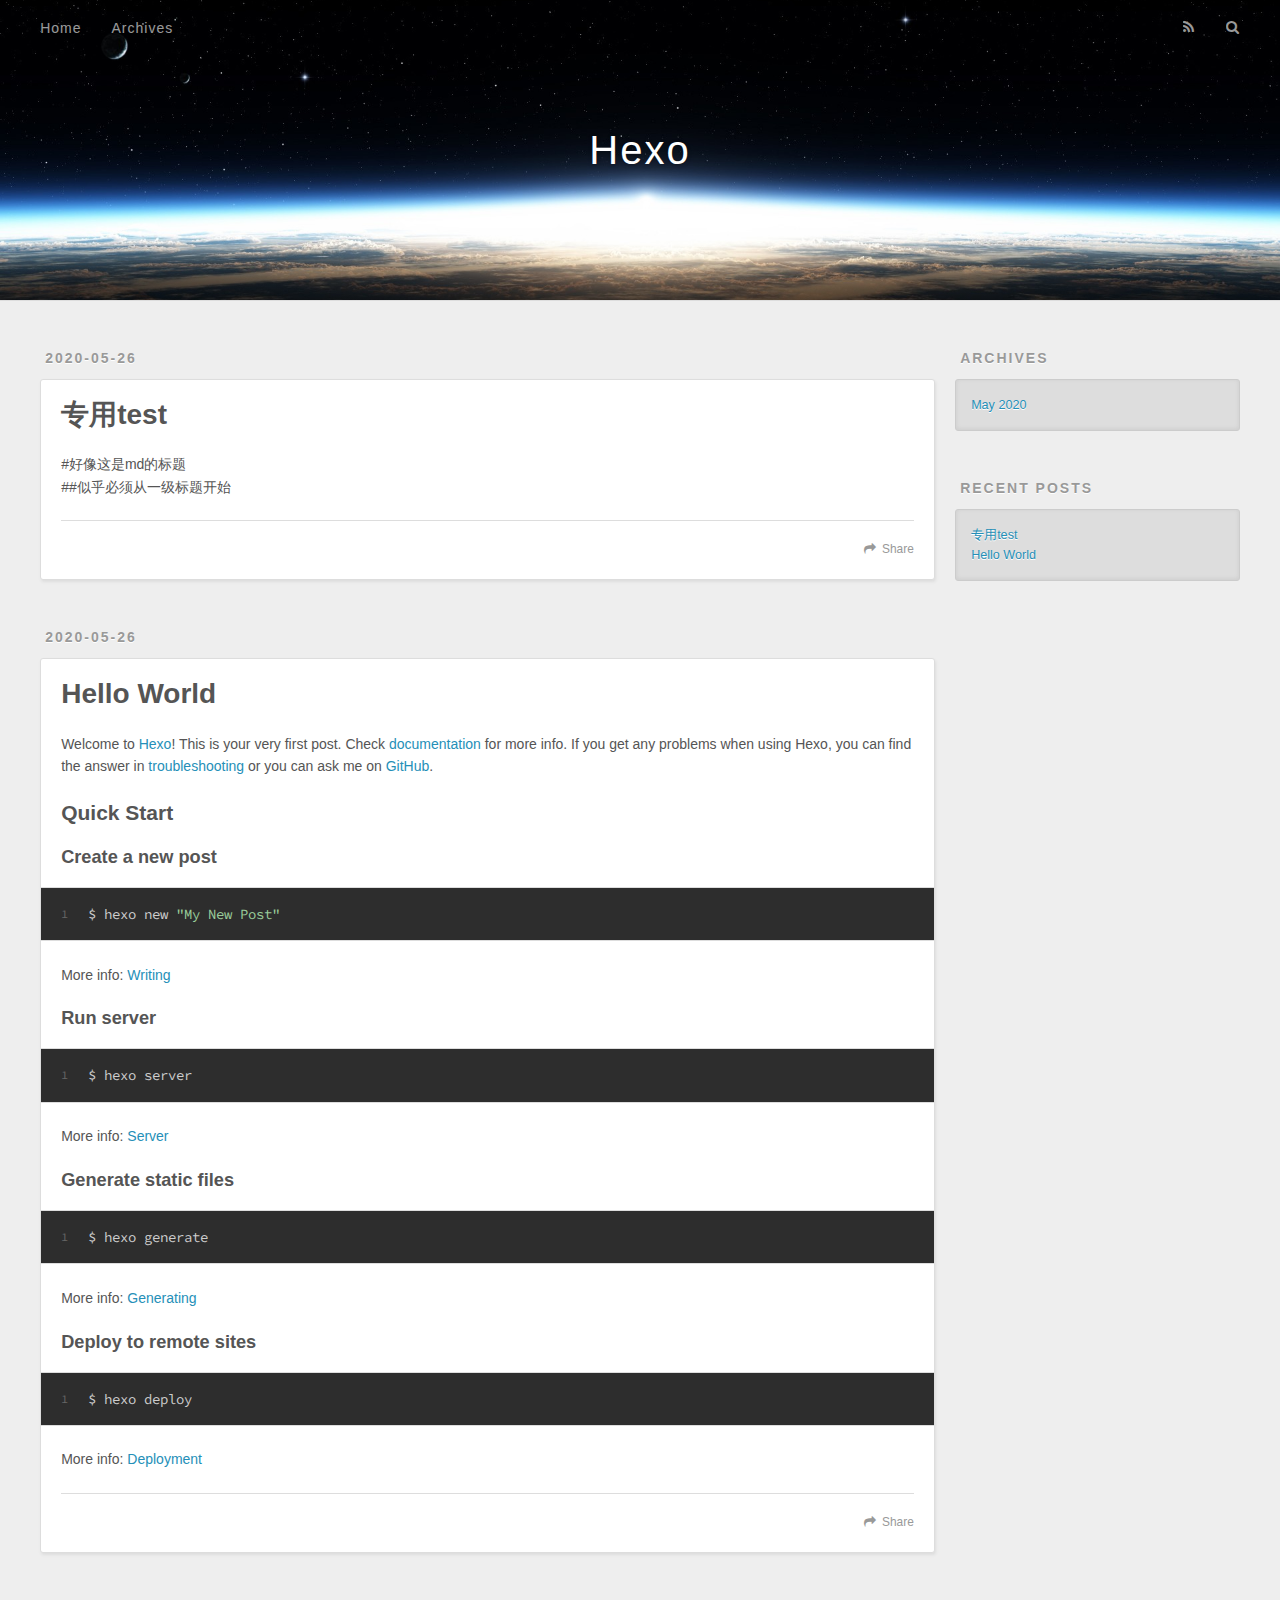
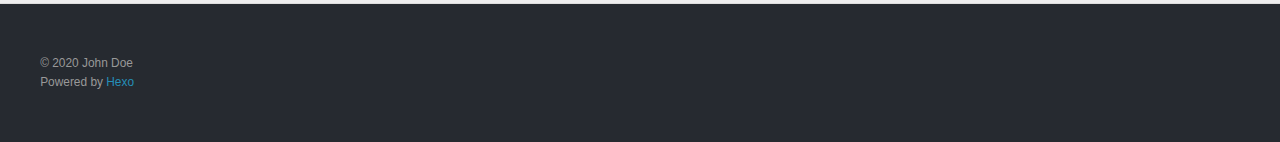
<file: index.html>
<!DOCTYPE html>
<html>
<head>
  <meta charset="utf-8">
  

  
  <title>Hexo</title>
  <meta name="viewport" content="width=device-width, initial-scale=1, maximum-scale=1">
  <meta property="og:type" content="website">
<meta property="og:title" content="Hexo">
<meta property="og:url" content="http://yoursite.com/index.html">
<meta property="og:site_name" content="Hexo">
<meta property="og:locale" content="en_US">
<meta property="article:author" content="John Doe">
<meta name="twitter:card" content="summary">
  
    <link rel="alternate" href="/atom.xml" title="Hexo" type="application/atom+xml">
  
  
    <link rel="icon" href="/favicon.png">
  
  
    <link href="//fonts.googleapis.com/css?family=Source+Code+Pro" rel="stylesheet" type="text/css">
  
  
<link rel="stylesheet" href="/css/style.css">

<meta name="generator" content="Hexo 4.2.1"></head>

<body>
  <div id="container">
    <div id="wrap">
      <header id="header">
  <div id="banner"></div>
  <div id="header-outer" class="outer">
    <div id="header-title" class="inner">
      <h1 id="logo-wrap">
        <a href="/" id="logo">Hexo</a>
      </h1>
      
    </div>
    <div id="header-inner" class="inner">
      <nav id="main-nav">
        <a id="main-nav-toggle" class="nav-icon"></a>
        
          <a class="main-nav-link" href="/">Home</a>
        
          <a class="main-nav-link" href="/archives">Archives</a>
        
      </nav>
      <nav id="sub-nav">
        
          <a id="nav-rss-link" class="nav-icon" href="/atom.xml" title="RSS Feed"></a>
        
        <a id="nav-search-btn" class="nav-icon" title="Search"></a>
      </nav>
      <div id="search-form-wrap">
        <form action="//google.com/search" method="get" accept-charset="UTF-8" class="search-form"><input type="search" name="q" class="search-form-input" placeholder="Search"><button type="submit" class="search-form-submit">&#xF002;</button><input type="hidden" name="sitesearch" value="http://yoursite.com"></form>
      </div>
    </div>
  </div>
</header>
      <div class="outer">
        <section id="main">
  
    <article id="post-专用test" class="article article-type-post" itemscope itemprop="blogPost">
  <div class="article-meta">
    <a href="/2020/05/26/%E4%B8%93%E7%94%A8test/" class="article-date">
  <time datetime="2020-05-26T15:35:10.000Z" itemprop="datePublished">2020-05-26</time>
</a>
    
  </div>
  <div class="article-inner">
    
    
      <header class="article-header">
        
  
    <h1 itemprop="name">
      <a class="article-title" href="/2020/05/26/%E4%B8%93%E7%94%A8test/">专用test</a>
    </h1>
  

      </header>
    
    <div class="article-entry" itemprop="articleBody">
      
        <p>#好像这是md的标题<br>##似乎必须从一级标题开始</p>

      
    </div>
    <footer class="article-footer">
      <a data-url="http://yoursite.com/2020/05/26/%E4%B8%93%E7%94%A8test/" data-id="ckap6pqxn0001ags6102tgzd7" class="article-share-link">Share</a>
      
      
    </footer>
  </div>
  
</article>


  
    <article id="post-hello-world" class="article article-type-post" itemscope itemprop="blogPost">
  <div class="article-meta">
    <a href="/2020/05/26/hello-world/" class="article-date">
  <time datetime="2020-05-26T14:52:47.679Z" itemprop="datePublished">2020-05-26</time>
</a>
    
  </div>
  <div class="article-inner">
    
    
      <header class="article-header">
        
  
    <h1 itemprop="name">
      <a class="article-title" href="/2020/05/26/hello-world/">Hello World</a>
    </h1>
  

      </header>
    
    <div class="article-entry" itemprop="articleBody">
      
        <p>Welcome to <a href="https://hexo.io/" target="_blank" rel="noopener">Hexo</a>! This is your very first post. Check <a href="https://hexo.io/docs/" target="_blank" rel="noopener">documentation</a> for more info. If you get any problems when using Hexo, you can find the answer in <a href="https://hexo.io/docs/troubleshooting.html" target="_blank" rel="noopener">troubleshooting</a> or you can ask me on <a href="https://github.com/hexojs/hexo/issues" target="_blank" rel="noopener">GitHub</a>.</p>
<h2 id="Quick-Start"><a href="#Quick-Start" class="headerlink" title="Quick Start"></a>Quick Start</h2><h3 id="Create-a-new-post"><a href="#Create-a-new-post" class="headerlink" title="Create a new post"></a>Create a new post</h3><figure class="highlight bash"><table><tr><td class="gutter"><pre><span class="line">1</span><br></pre></td><td class="code"><pre><span class="line">$ hexo new <span class="string">"My New Post"</span></span><br></pre></td></tr></table></figure>

<p>More info: <a href="https://hexo.io/docs/writing.html" target="_blank" rel="noopener">Writing</a></p>
<h3 id="Run-server"><a href="#Run-server" class="headerlink" title="Run server"></a>Run server</h3><figure class="highlight bash"><table><tr><td class="gutter"><pre><span class="line">1</span><br></pre></td><td class="code"><pre><span class="line">$ hexo server</span><br></pre></td></tr></table></figure>

<p>More info: <a href="https://hexo.io/docs/server.html" target="_blank" rel="noopener">Server</a></p>
<h3 id="Generate-static-files"><a href="#Generate-static-files" class="headerlink" title="Generate static files"></a>Generate static files</h3><figure class="highlight bash"><table><tr><td class="gutter"><pre><span class="line">1</span><br></pre></td><td class="code"><pre><span class="line">$ hexo generate</span><br></pre></td></tr></table></figure>

<p>More info: <a href="https://hexo.io/docs/generating.html" target="_blank" rel="noopener">Generating</a></p>
<h3 id="Deploy-to-remote-sites"><a href="#Deploy-to-remote-sites" class="headerlink" title="Deploy to remote sites"></a>Deploy to remote sites</h3><figure class="highlight bash"><table><tr><td class="gutter"><pre><span class="line">1</span><br></pre></td><td class="code"><pre><span class="line">$ hexo deploy</span><br></pre></td></tr></table></figure>

<p>More info: <a href="https://hexo.io/docs/one-command-deployment.html" target="_blank" rel="noopener">Deployment</a></p>

      
    </div>
    <footer class="article-footer">
      <a data-url="http://yoursite.com/2020/05/26/hello-world/" data-id="ckap6pqxe0000ags6dij263so" class="article-share-link">Share</a>
      
      
    </footer>
  </div>
  
</article>


  


</section>
        
          <aside id="sidebar">
  
    

  
    

  
    
  
    
  <div class="widget-wrap">
    <h3 class="widget-title">Archives</h3>
    <div class="widget">
      <ul class="archive-list"><li class="archive-list-item"><a class="archive-list-link" href="/archives/2020/05/">May 2020</a></li></ul>
    </div>
  </div>


  
    
  <div class="widget-wrap">
    <h3 class="widget-title">Recent Posts</h3>
    <div class="widget">
      <ul>
        
          <li>
            <a href="/2020/05/26/%E4%B8%93%E7%94%A8test/">专用test</a>
          </li>
        
          <li>
            <a href="/2020/05/26/hello-world/">Hello World</a>
          </li>
        
      </ul>
    </div>
  </div>

  
</aside>
        
      </div>
      <footer id="footer">
  
  <div class="outer">
    <div id="footer-info" class="inner">
      &copy; 2020 John Doe<br>
      Powered by <a href="http://hexo.io/" target="_blank">Hexo</a>
    </div>
  </div>
</footer>
    </div>
    <nav id="mobile-nav">
  
    <a href="/" class="mobile-nav-link">Home</a>
  
    <a href="/archives" class="mobile-nav-link">Archives</a>
  
</nav>
    

<script src="//ajax.googleapis.com/ajax/libs/jquery/2.0.3/jquery.min.js"></script>


  
<link rel="stylesheet" href="/fancybox/jquery.fancybox.css">

  
<script src="/fancybox/jquery.fancybox.pack.js"></script>




<script src="/js/script.js"></script>




  </div>
</body>
</html>
</file>
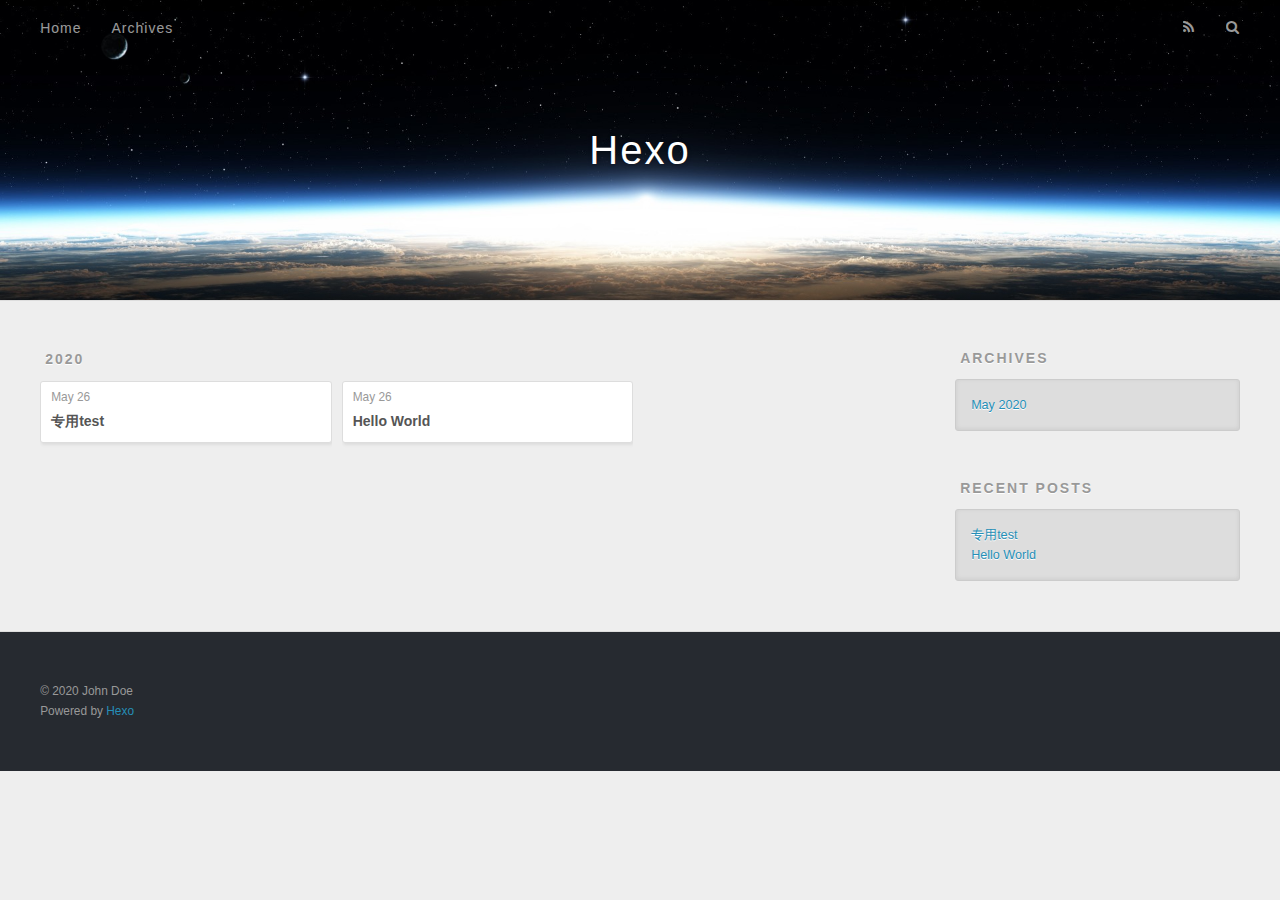
<file: archives/index.html>
<!DOCTYPE html>
<html>
<head>
  <meta charset="utf-8">
  

  
  <title>Archives | Hexo</title>
  <meta name="viewport" content="width=device-width, initial-scale=1, maximum-scale=1">
  <meta property="og:type" content="website">
<meta property="og:title" content="Hexo">
<meta property="og:url" content="http://yoursite.com/archives/index.html">
<meta property="og:site_name" content="Hexo">
<meta property="og:locale" content="en_US">
<meta property="article:author" content="John Doe">
<meta name="twitter:card" content="summary">
  
    <link rel="alternate" href="/atom.xml" title="Hexo" type="application/atom+xml">
  
  
    <link rel="icon" href="/favicon.png">
  
  
    <link href="//fonts.googleapis.com/css?family=Source+Code+Pro" rel="stylesheet" type="text/css">
  
  
<link rel="stylesheet" href="/css/style.css">

<meta name="generator" content="Hexo 4.2.1"></head>

<body>
  <div id="container">
    <div id="wrap">
      <header id="header">
  <div id="banner"></div>
  <div id="header-outer" class="outer">
    <div id="header-title" class="inner">
      <h1 id="logo-wrap">
        <a href="/" id="logo">Hexo</a>
      </h1>
      
    </div>
    <div id="header-inner" class="inner">
      <nav id="main-nav">
        <a id="main-nav-toggle" class="nav-icon"></a>
        
          <a class="main-nav-link" href="/">Home</a>
        
          <a class="main-nav-link" href="/archives">Archives</a>
        
      </nav>
      <nav id="sub-nav">
        
          <a id="nav-rss-link" class="nav-icon" href="/atom.xml" title="RSS Feed"></a>
        
        <a id="nav-search-btn" class="nav-icon" title="Search"></a>
      </nav>
      <div id="search-form-wrap">
        <form action="//google.com/search" method="get" accept-charset="UTF-8" class="search-form"><input type="search" name="q" class="search-form-input" placeholder="Search"><button type="submit" class="search-form-submit">&#xF002;</button><input type="hidden" name="sitesearch" value="http://yoursite.com"></form>
      </div>
    </div>
  </div>
</header>
      <div class="outer">
        <section id="main">
  
  
    
    
      
      
      <section class="archives-wrap">
        <div class="archive-year-wrap">
          <a href="/archives/2020" class="archive-year">2020</a>
        </div>
        <div class="archives">
    
    <article class="archive-article archive-type-post">
  <div class="archive-article-inner">
    <header class="archive-article-header">
      <a href="/2020/05/26/%E4%B8%93%E7%94%A8test/" class="archive-article-date">
  <time datetime="2020-05-26T15:35:10.000Z" itemprop="datePublished">May 26</time>
</a>
      
  
    <h1 itemprop="name">
      <a class="archive-article-title" href="/2020/05/26/%E4%B8%93%E7%94%A8test/">专用test</a>
    </h1>
  

    </header>
  </div>
</article>
  
    
    
    <article class="archive-article archive-type-post">
  <div class="archive-article-inner">
    <header class="archive-article-header">
      <a href="/2020/05/26/hello-world/" class="archive-article-date">
  <time datetime="2020-05-26T14:52:47.679Z" itemprop="datePublished">May 26</time>
</a>
      
  
    <h1 itemprop="name">
      <a class="archive-article-title" href="/2020/05/26/hello-world/">Hello World</a>
    </h1>
  

    </header>
  </div>
</article>
  
  
    </div></section>
  


</section>
        
          <aside id="sidebar">
  
    

  
    

  
    
  
    
  <div class="widget-wrap">
    <h3 class="widget-title">Archives</h3>
    <div class="widget">
      <ul class="archive-list"><li class="archive-list-item"><a class="archive-list-link" href="/archives/2020/05/">May 2020</a></li></ul>
    </div>
  </div>


  
    
  <div class="widget-wrap">
    <h3 class="widget-title">Recent Posts</h3>
    <div class="widget">
      <ul>
        
          <li>
            <a href="/2020/05/26/%E4%B8%93%E7%94%A8test/">专用test</a>
          </li>
        
          <li>
            <a href="/2020/05/26/hello-world/">Hello World</a>
          </li>
        
      </ul>
    </div>
  </div>

  
</aside>
        
      </div>
      <footer id="footer">
  
  <div class="outer">
    <div id="footer-info" class="inner">
      &copy; 2020 John Doe<br>
      Powered by <a href="http://hexo.io/" target="_blank">Hexo</a>
    </div>
  </div>
</footer>
    </div>
    <nav id="mobile-nav">
  
    <a href="/" class="mobile-nav-link">Home</a>
  
    <a href="/archives" class="mobile-nav-link">Archives</a>
  
</nav>
    

<script src="//ajax.googleapis.com/ajax/libs/jquery/2.0.3/jquery.min.js"></script>


  
<link rel="stylesheet" href="/fancybox/jquery.fancybox.css">

  
<script src="/fancybox/jquery.fancybox.pack.js"></script>




<script src="/js/script.js"></script>




  </div>
</body>
</html>
</file>
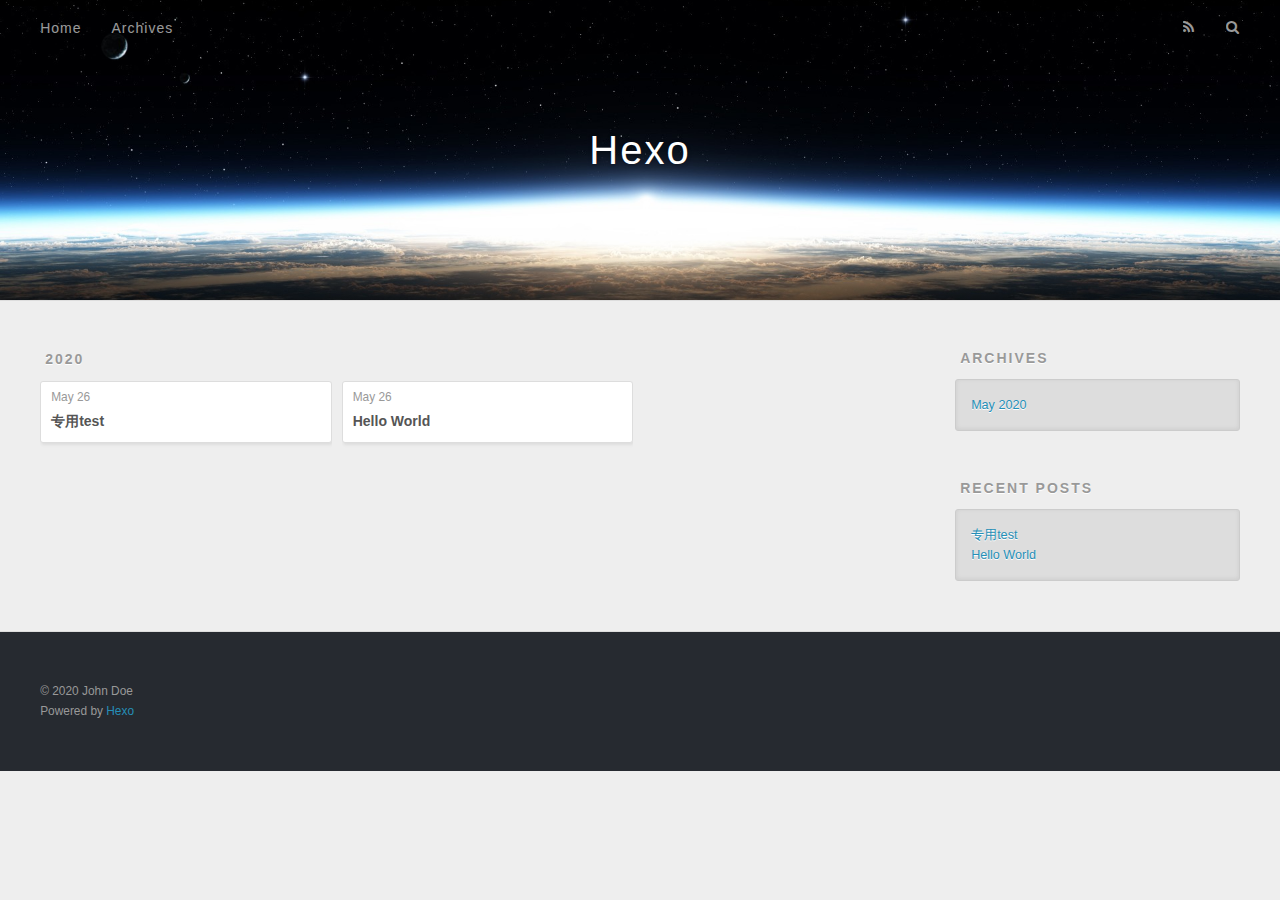
<file: archives/2020/index.html>
<!DOCTYPE html>
<html>
<head>
  <meta charset="utf-8">
  

  
  <title>Archives: 2020 | Hexo</title>
  <meta name="viewport" content="width=device-width, initial-scale=1, maximum-scale=1">
  <meta property="og:type" content="website">
<meta property="og:title" content="Hexo">
<meta property="og:url" content="http://yoursite.com/archives/2020/index.html">
<meta property="og:site_name" content="Hexo">
<meta property="og:locale" content="en_US">
<meta property="article:author" content="John Doe">
<meta name="twitter:card" content="summary">
  
    <link rel="alternate" href="/atom.xml" title="Hexo" type="application/atom+xml">
  
  
    <link rel="icon" href="/favicon.png">
  
  
    <link href="//fonts.googleapis.com/css?family=Source+Code+Pro" rel="stylesheet" type="text/css">
  
  
<link rel="stylesheet" href="/css/style.css">

<meta name="generator" content="Hexo 4.2.1"></head>

<body>
  <div id="container">
    <div id="wrap">
      <header id="header">
  <div id="banner"></div>
  <div id="header-outer" class="outer">
    <div id="header-title" class="inner">
      <h1 id="logo-wrap">
        <a href="/" id="logo">Hexo</a>
      </h1>
      
    </div>
    <div id="header-inner" class="inner">
      <nav id="main-nav">
        <a id="main-nav-toggle" class="nav-icon"></a>
        
          <a class="main-nav-link" href="/">Home</a>
        
          <a class="main-nav-link" href="/archives">Archives</a>
        
      </nav>
      <nav id="sub-nav">
        
          <a id="nav-rss-link" class="nav-icon" href="/atom.xml" title="RSS Feed"></a>
        
        <a id="nav-search-btn" class="nav-icon" title="Search"></a>
      </nav>
      <div id="search-form-wrap">
        <form action="//google.com/search" method="get" accept-charset="UTF-8" class="search-form"><input type="search" name="q" class="search-form-input" placeholder="Search"><button type="submit" class="search-form-submit">&#xF002;</button><input type="hidden" name="sitesearch" value="http://yoursite.com"></form>
      </div>
    </div>
  </div>
</header>
      <div class="outer">
        <section id="main">
  
  
    
    
      
      
      <section class="archives-wrap">
        <div class="archive-year-wrap">
          <a href="/archives/2020" class="archive-year">2020</a>
        </div>
        <div class="archives">
    
    <article class="archive-article archive-type-post">
  <div class="archive-article-inner">
    <header class="archive-article-header">
      <a href="/2020/05/26/%E4%B8%93%E7%94%A8test/" class="archive-article-date">
  <time datetime="2020-05-26T15:35:10.000Z" itemprop="datePublished">May 26</time>
</a>
      
  
    <h1 itemprop="name">
      <a class="archive-article-title" href="/2020/05/26/%E4%B8%93%E7%94%A8test/">专用test</a>
    </h1>
  

    </header>
  </div>
</article>
  
    
    
    <article class="archive-article archive-type-post">
  <div class="archive-article-inner">
    <header class="archive-article-header">
      <a href="/2020/05/26/hello-world/" class="archive-article-date">
  <time datetime="2020-05-26T14:52:47.679Z" itemprop="datePublished">May 26</time>
</a>
      
  
    <h1 itemprop="name">
      <a class="archive-article-title" href="/2020/05/26/hello-world/">Hello World</a>
    </h1>
  

    </header>
  </div>
</article>
  
  
    </div></section>
  


</section>
        
          <aside id="sidebar">
  
    

  
    

  
    
  
    
  <div class="widget-wrap">
    <h3 class="widget-title">Archives</h3>
    <div class="widget">
      <ul class="archive-list"><li class="archive-list-item"><a class="archive-list-link" href="/archives/2020/05/">May 2020</a></li></ul>
    </div>
  </div>


  
    
  <div class="widget-wrap">
    <h3 class="widget-title">Recent Posts</h3>
    <div class="widget">
      <ul>
        
          <li>
            <a href="/2020/05/26/%E4%B8%93%E7%94%A8test/">专用test</a>
          </li>
        
          <li>
            <a href="/2020/05/26/hello-world/">Hello World</a>
          </li>
        
      </ul>
    </div>
  </div>

  
</aside>
        
      </div>
      <footer id="footer">
  
  <div class="outer">
    <div id="footer-info" class="inner">
      &copy; 2020 John Doe<br>
      Powered by <a href="http://hexo.io/" target="_blank">Hexo</a>
    </div>
  </div>
</footer>
    </div>
    <nav id="mobile-nav">
  
    <a href="/" class="mobile-nav-link">Home</a>
  
    <a href="/archives" class="mobile-nav-link">Archives</a>
  
</nav>
    

<script src="//ajax.googleapis.com/ajax/libs/jquery/2.0.3/jquery.min.js"></script>


  
<link rel="stylesheet" href="/fancybox/jquery.fancybox.css">

  
<script src="/fancybox/jquery.fancybox.pack.js"></script>




<script src="/js/script.js"></script>




  </div>
</body>
</html>
</file>
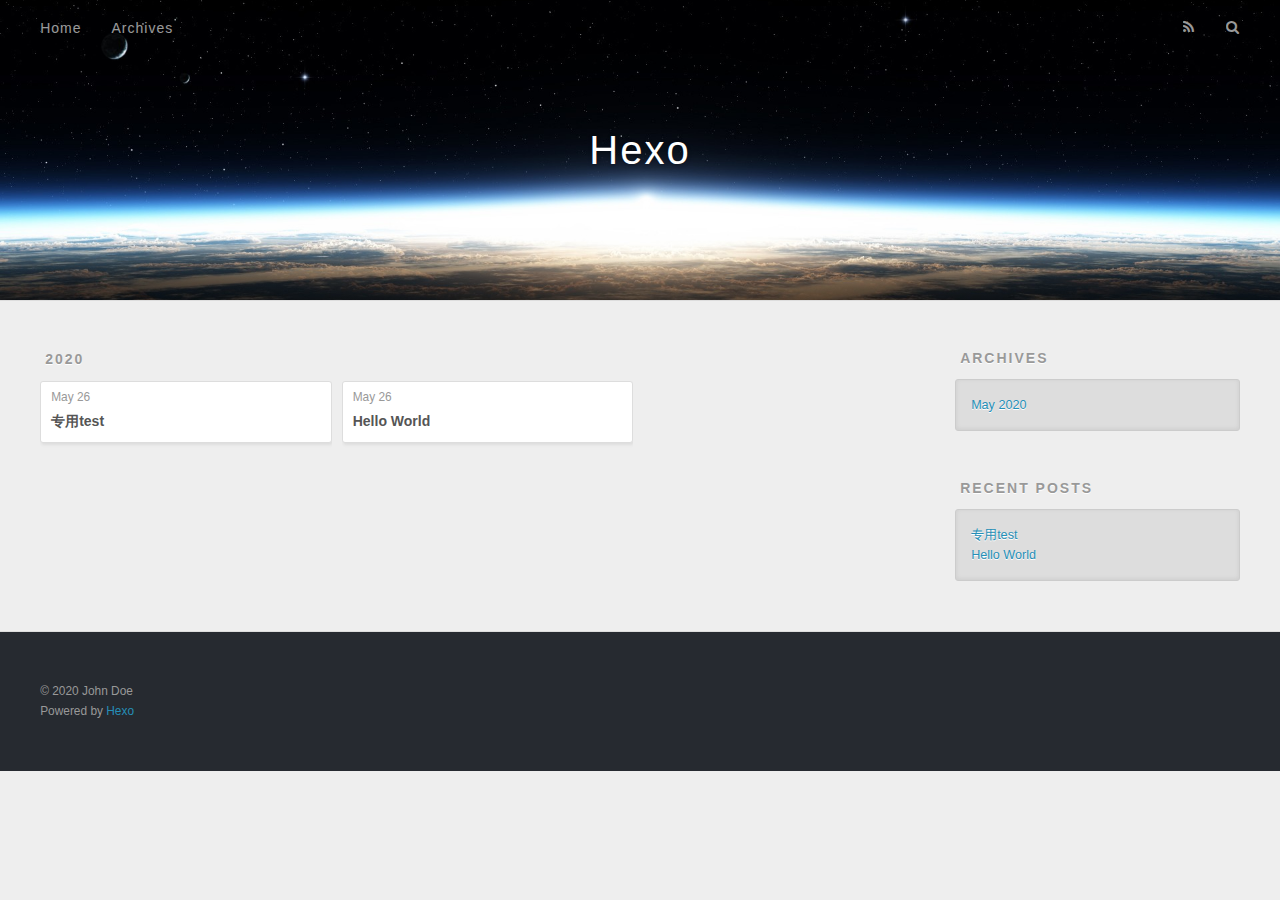
<file: archives/2020/05/index.html>
<!DOCTYPE html>
<html>
<head>
  <meta charset="utf-8">
  

  
  <title>Archives: 2020/5 | Hexo</title>
  <meta name="viewport" content="width=device-width, initial-scale=1, maximum-scale=1">
  <meta property="og:type" content="website">
<meta property="og:title" content="Hexo">
<meta property="og:url" content="http://yoursite.com/archives/2020/05/index.html">
<meta property="og:site_name" content="Hexo">
<meta property="og:locale" content="en_US">
<meta property="article:author" content="John Doe">
<meta name="twitter:card" content="summary">
  
    <link rel="alternate" href="/atom.xml" title="Hexo" type="application/atom+xml">
  
  
    <link rel="icon" href="/favicon.png">
  
  
    <link href="//fonts.googleapis.com/css?family=Source+Code+Pro" rel="stylesheet" type="text/css">
  
  
<link rel="stylesheet" href="/css/style.css">

<meta name="generator" content="Hexo 4.2.1"></head>

<body>
  <div id="container">
    <div id="wrap">
      <header id="header">
  <div id="banner"></div>
  <div id="header-outer" class="outer">
    <div id="header-title" class="inner">
      <h1 id="logo-wrap">
        <a href="/" id="logo">Hexo</a>
      </h1>
      
    </div>
    <div id="header-inner" class="inner">
      <nav id="main-nav">
        <a id="main-nav-toggle" class="nav-icon"></a>
        
          <a class="main-nav-link" href="/">Home</a>
        
          <a class="main-nav-link" href="/archives">Archives</a>
        
      </nav>
      <nav id="sub-nav">
        
          <a id="nav-rss-link" class="nav-icon" href="/atom.xml" title="RSS Feed"></a>
        
        <a id="nav-search-btn" class="nav-icon" title="Search"></a>
      </nav>
      <div id="search-form-wrap">
        <form action="//google.com/search" method="get" accept-charset="UTF-8" class="search-form"><input type="search" name="q" class="search-form-input" placeholder="Search"><button type="submit" class="search-form-submit">&#xF002;</button><input type="hidden" name="sitesearch" value="http://yoursite.com"></form>
      </div>
    </div>
  </div>
</header>
      <div class="outer">
        <section id="main">
  
  
    
    
      
      
      <section class="archives-wrap">
        <div class="archive-year-wrap">
          <a href="/archives/2020" class="archive-year">2020</a>
        </div>
        <div class="archives">
    
    <article class="archive-article archive-type-post">
  <div class="archive-article-inner">
    <header class="archive-article-header">
      <a href="/2020/05/26/%E4%B8%93%E7%94%A8test/" class="archive-article-date">
  <time datetime="2020-05-26T15:35:10.000Z" itemprop="datePublished">May 26</time>
</a>
      
  
    <h1 itemprop="name">
      <a class="archive-article-title" href="/2020/05/26/%E4%B8%93%E7%94%A8test/">专用test</a>
    </h1>
  

    </header>
  </div>
</article>
  
    
    
    <article class="archive-article archive-type-post">
  <div class="archive-article-inner">
    <header class="archive-article-header">
      <a href="/2020/05/26/hello-world/" class="archive-article-date">
  <time datetime="2020-05-26T14:52:47.679Z" itemprop="datePublished">May 26</time>
</a>
      
  
    <h1 itemprop="name">
      <a class="archive-article-title" href="/2020/05/26/hello-world/">Hello World</a>
    </h1>
  

    </header>
  </div>
</article>
  
  
    </div></section>
  


</section>
        
          <aside id="sidebar">
  
    

  
    

  
    
  
    
  <div class="widget-wrap">
    <h3 class="widget-title">Archives</h3>
    <div class="widget">
      <ul class="archive-list"><li class="archive-list-item"><a class="archive-list-link" href="/archives/2020/05/">May 2020</a></li></ul>
    </div>
  </div>


  
    
  <div class="widget-wrap">
    <h3 class="widget-title">Recent Posts</h3>
    <div class="widget">
      <ul>
        
          <li>
            <a href="/2020/05/26/%E4%B8%93%E7%94%A8test/">专用test</a>
          </li>
        
          <li>
            <a href="/2020/05/26/hello-world/">Hello World</a>
          </li>
        
      </ul>
    </div>
  </div>

  
</aside>
        
      </div>
      <footer id="footer">
  
  <div class="outer">
    <div id="footer-info" class="inner">
      &copy; 2020 John Doe<br>
      Powered by <a href="http://hexo.io/" target="_blank">Hexo</a>
    </div>
  </div>
</footer>
    </div>
    <nav id="mobile-nav">
  
    <a href="/" class="mobile-nav-link">Home</a>
  
    <a href="/archives" class="mobile-nav-link">Archives</a>
  
</nav>
    

<script src="//ajax.googleapis.com/ajax/libs/jquery/2.0.3/jquery.min.js"></script>


  
<link rel="stylesheet" href="/fancybox/jquery.fancybox.css">

  
<script src="/fancybox/jquery.fancybox.pack.js"></script>




<script src="/js/script.js"></script>




  </div>
</body>
</html>
</file>
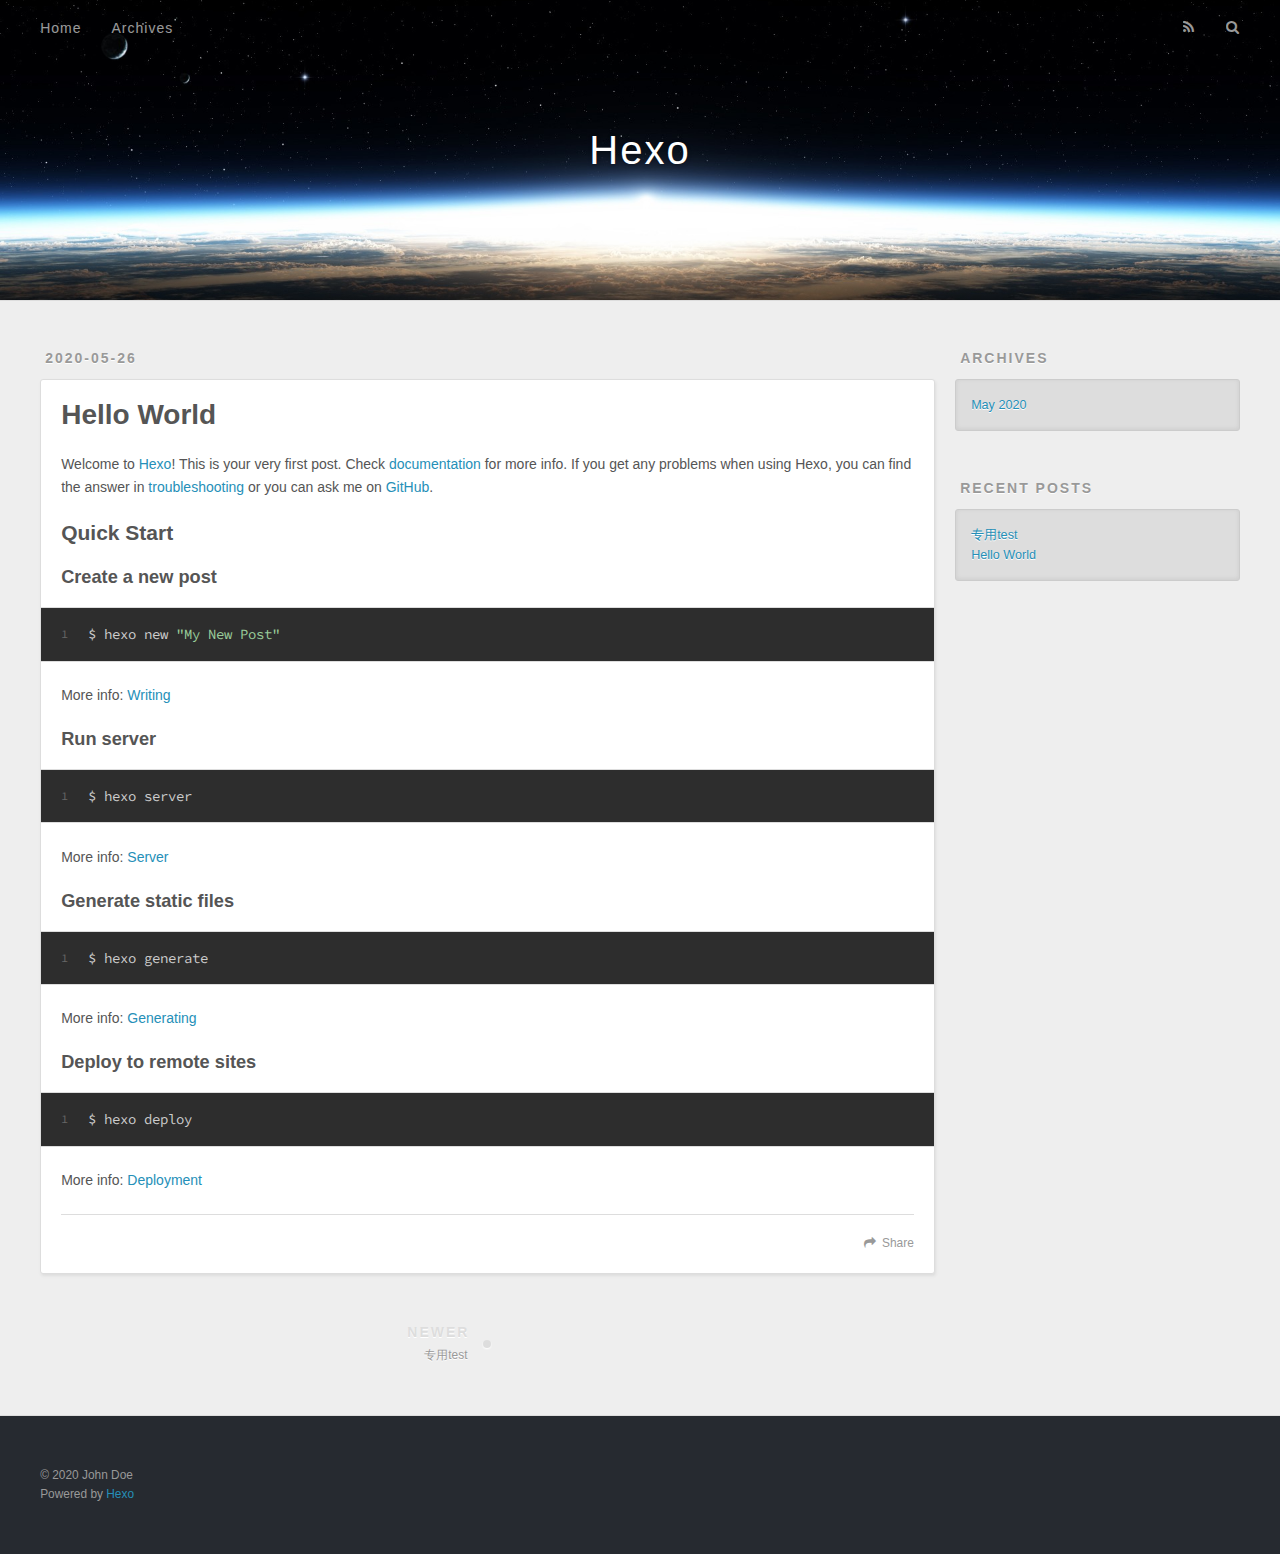
<file: 2020/05/26/hello-world/index.html>
<!DOCTYPE html>
<html>
<head>
  <meta charset="utf-8">
  

  
  <title>Hello World | Hexo</title>
  <meta name="viewport" content="width=device-width, initial-scale=1, maximum-scale=1">
  <meta name="description" content="Welcome to Hexo! This is your very first post. Check documentation for more info. If you get any problems when using Hexo, you can find the answer in troubleshooting or you can ask me on GitHub. Quick">
<meta property="og:type" content="article">
<meta property="og:title" content="Hello World">
<meta property="og:url" content="http://yoursite.com/2020/05/26/hello-world/index.html">
<meta property="og:site_name" content="Hexo">
<meta property="og:description" content="Welcome to Hexo! This is your very first post. Check documentation for more info. If you get any problems when using Hexo, you can find the answer in troubleshooting or you can ask me on GitHub. Quick">
<meta property="og:locale" content="en_US">
<meta property="article:published_time" content="2020-05-26T14:52:47.679Z">
<meta property="article:modified_time" content="2020-05-26T14:52:47.679Z">
<meta property="article:author" content="John Doe">
<meta name="twitter:card" content="summary">
  
    <link rel="alternate" href="/atom.xml" title="Hexo" type="application/atom+xml">
  
  
    <link rel="icon" href="/favicon.png">
  
  
    <link href="//fonts.googleapis.com/css?family=Source+Code+Pro" rel="stylesheet" type="text/css">
  
  
<link rel="stylesheet" href="/css/style.css">

<meta name="generator" content="Hexo 4.2.1"></head>

<body>
  <div id="container">
    <div id="wrap">
      <header id="header">
  <div id="banner"></div>
  <div id="header-outer" class="outer">
    <div id="header-title" class="inner">
      <h1 id="logo-wrap">
        <a href="/" id="logo">Hexo</a>
      </h1>
      
    </div>
    <div id="header-inner" class="inner">
      <nav id="main-nav">
        <a id="main-nav-toggle" class="nav-icon"></a>
        
          <a class="main-nav-link" href="/">Home</a>
        
          <a class="main-nav-link" href="/archives">Archives</a>
        
      </nav>
      <nav id="sub-nav">
        
          <a id="nav-rss-link" class="nav-icon" href="/atom.xml" title="RSS Feed"></a>
        
        <a id="nav-search-btn" class="nav-icon" title="Search"></a>
      </nav>
      <div id="search-form-wrap">
        <form action="//google.com/search" method="get" accept-charset="UTF-8" class="search-form"><input type="search" name="q" class="search-form-input" placeholder="Search"><button type="submit" class="search-form-submit">&#xF002;</button><input type="hidden" name="sitesearch" value="http://yoursite.com"></form>
      </div>
    </div>
  </div>
</header>
      <div class="outer">
        <section id="main"><article id="post-hello-world" class="article article-type-post" itemscope itemprop="blogPost">
  <div class="article-meta">
    <a href="/2020/05/26/hello-world/" class="article-date">
  <time datetime="2020-05-26T14:52:47.679Z" itemprop="datePublished">2020-05-26</time>
</a>
    
  </div>
  <div class="article-inner">
    
    
      <header class="article-header">
        
  
    <h1 class="article-title" itemprop="name">
      Hello World
    </h1>
  

      </header>
    
    <div class="article-entry" itemprop="articleBody">
      
        <p>Welcome to <a href="https://hexo.io/" target="_blank" rel="noopener">Hexo</a>! This is your very first post. Check <a href="https://hexo.io/docs/" target="_blank" rel="noopener">documentation</a> for more info. If you get any problems when using Hexo, you can find the answer in <a href="https://hexo.io/docs/troubleshooting.html" target="_blank" rel="noopener">troubleshooting</a> or you can ask me on <a href="https://github.com/hexojs/hexo/issues" target="_blank" rel="noopener">GitHub</a>.</p>
<h2 id="Quick-Start"><a href="#Quick-Start" class="headerlink" title="Quick Start"></a>Quick Start</h2><h3 id="Create-a-new-post"><a href="#Create-a-new-post" class="headerlink" title="Create a new post"></a>Create a new post</h3><figure class="highlight bash"><table><tr><td class="gutter"><pre><span class="line">1</span><br></pre></td><td class="code"><pre><span class="line">$ hexo new <span class="string">"My New Post"</span></span><br></pre></td></tr></table></figure>

<p>More info: <a href="https://hexo.io/docs/writing.html" target="_blank" rel="noopener">Writing</a></p>
<h3 id="Run-server"><a href="#Run-server" class="headerlink" title="Run server"></a>Run server</h3><figure class="highlight bash"><table><tr><td class="gutter"><pre><span class="line">1</span><br></pre></td><td class="code"><pre><span class="line">$ hexo server</span><br></pre></td></tr></table></figure>

<p>More info: <a href="https://hexo.io/docs/server.html" target="_blank" rel="noopener">Server</a></p>
<h3 id="Generate-static-files"><a href="#Generate-static-files" class="headerlink" title="Generate static files"></a>Generate static files</h3><figure class="highlight bash"><table><tr><td class="gutter"><pre><span class="line">1</span><br></pre></td><td class="code"><pre><span class="line">$ hexo generate</span><br></pre></td></tr></table></figure>

<p>More info: <a href="https://hexo.io/docs/generating.html" target="_blank" rel="noopener">Generating</a></p>
<h3 id="Deploy-to-remote-sites"><a href="#Deploy-to-remote-sites" class="headerlink" title="Deploy to remote sites"></a>Deploy to remote sites</h3><figure class="highlight bash"><table><tr><td class="gutter"><pre><span class="line">1</span><br></pre></td><td class="code"><pre><span class="line">$ hexo deploy</span><br></pre></td></tr></table></figure>

<p>More info: <a href="https://hexo.io/docs/one-command-deployment.html" target="_blank" rel="noopener">Deployment</a></p>

      
    </div>
    <footer class="article-footer">
      <a data-url="http://yoursite.com/2020/05/26/hello-world/" data-id="ckap6pqxe0000ags6dij263so" class="article-share-link">Share</a>
      
      
    </footer>
  </div>
  
    
<nav id="article-nav">
  
    <a href="/2020/05/26/%E4%B8%93%E7%94%A8test/" id="article-nav-newer" class="article-nav-link-wrap">
      <strong class="article-nav-caption">Newer</strong>
      <div class="article-nav-title">
        
          专用test
        
      </div>
    </a>
  
  
</nav>

  
</article>

</section>
        
          <aside id="sidebar">
  
    

  
    

  
    
  
    
  <div class="widget-wrap">
    <h3 class="widget-title">Archives</h3>
    <div class="widget">
      <ul class="archive-list"><li class="archive-list-item"><a class="archive-list-link" href="/archives/2020/05/">May 2020</a></li></ul>
    </div>
  </div>


  
    
  <div class="widget-wrap">
    <h3 class="widget-title">Recent Posts</h3>
    <div class="widget">
      <ul>
        
          <li>
            <a href="/2020/05/26/%E4%B8%93%E7%94%A8test/">专用test</a>
          </li>
        
          <li>
            <a href="/2020/05/26/hello-world/">Hello World</a>
          </li>
        
      </ul>
    </div>
  </div>

  
</aside>
        
      </div>
      <footer id="footer">
  
  <div class="outer">
    <div id="footer-info" class="inner">
      &copy; 2020 John Doe<br>
      Powered by <a href="http://hexo.io/" target="_blank">Hexo</a>
    </div>
  </div>
</footer>
    </div>
    <nav id="mobile-nav">
  
    <a href="/" class="mobile-nav-link">Home</a>
  
    <a href="/archives" class="mobile-nav-link">Archives</a>
  
</nav>
    

<script src="//ajax.googleapis.com/ajax/libs/jquery/2.0.3/jquery.min.js"></script>


  
<link rel="stylesheet" href="/fancybox/jquery.fancybox.css">

  
<script src="/fancybox/jquery.fancybox.pack.js"></script>




<script src="/js/script.js"></script>




  </div>
</body>
</html>
</file>
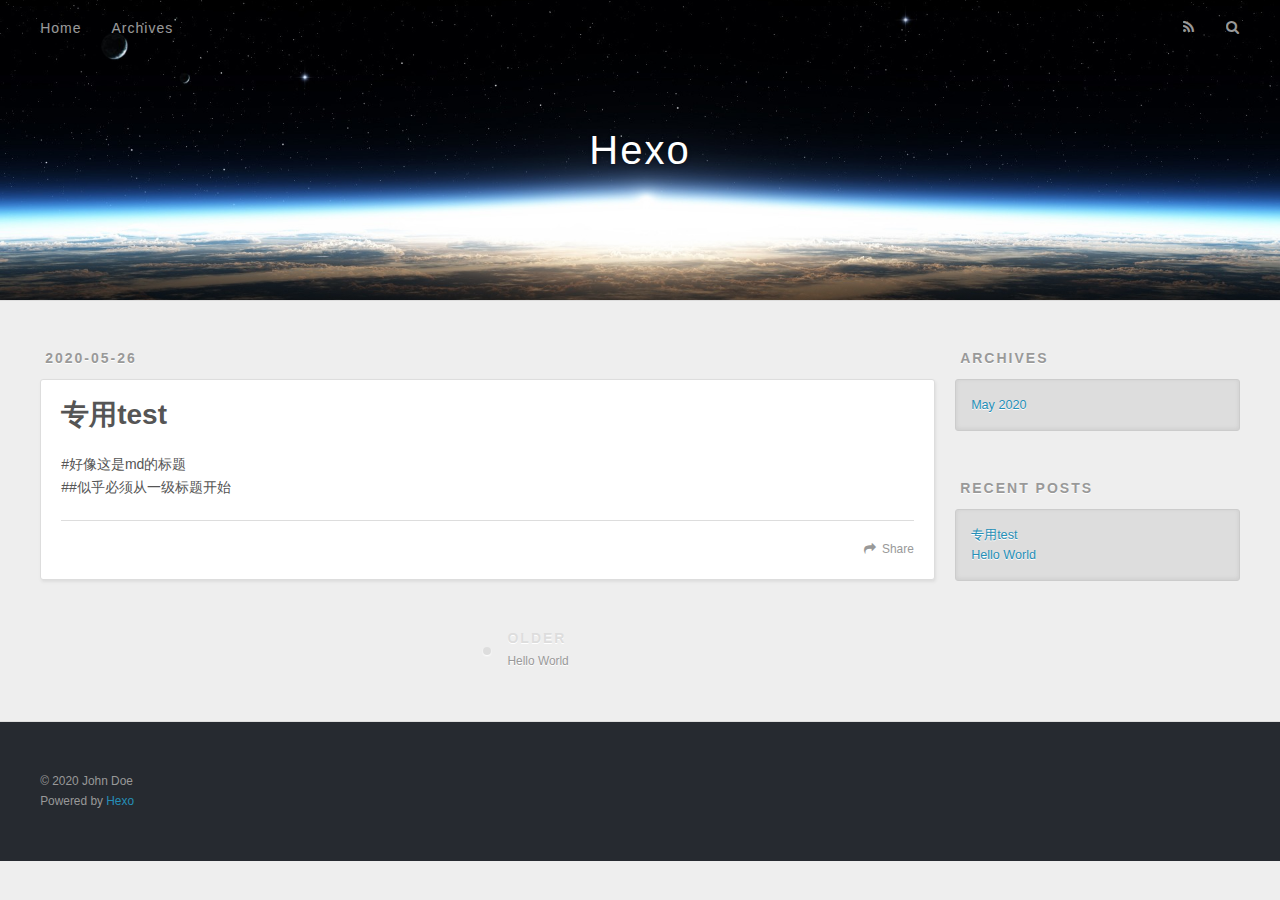
<file: 2020/05/26/专用test/index.html>
<!DOCTYPE html>
<html>
<head>
  <meta charset="utf-8">
  

  
  <title>专用test | Hexo</title>
  <meta name="viewport" content="width=device-width, initial-scale=1, maximum-scale=1">
  <meta name="description" content="#好像这是md的标题##似乎必须从一级标题开始">
<meta property="og:type" content="article">
<meta property="og:title" content="专用test">
<meta property="og:url" content="http://yoursite.com/2020/05/26/%E4%B8%93%E7%94%A8test/index.html">
<meta property="og:site_name" content="Hexo">
<meta property="og:description" content="#好像这是md的标题##似乎必须从一级标题开始">
<meta property="og:locale" content="en_US">
<meta property="article:published_time" content="2020-05-26T15:35:10.000Z">
<meta property="article:modified_time" content="2020-05-26T15:39:26.477Z">
<meta property="article:author" content="John Doe">
<meta name="twitter:card" content="summary">
  
    <link rel="alternate" href="/atom.xml" title="Hexo" type="application/atom+xml">
  
  
    <link rel="icon" href="/favicon.png">
  
  
    <link href="//fonts.googleapis.com/css?family=Source+Code+Pro" rel="stylesheet" type="text/css">
  
  
<link rel="stylesheet" href="/css/style.css">

<meta name="generator" content="Hexo 4.2.1"></head>

<body>
  <div id="container">
    <div id="wrap">
      <header id="header">
  <div id="banner"></div>
  <div id="header-outer" class="outer">
    <div id="header-title" class="inner">
      <h1 id="logo-wrap">
        <a href="/" id="logo">Hexo</a>
      </h1>
      
    </div>
    <div id="header-inner" class="inner">
      <nav id="main-nav">
        <a id="main-nav-toggle" class="nav-icon"></a>
        
          <a class="main-nav-link" href="/">Home</a>
        
          <a class="main-nav-link" href="/archives">Archives</a>
        
      </nav>
      <nav id="sub-nav">
        
          <a id="nav-rss-link" class="nav-icon" href="/atom.xml" title="RSS Feed"></a>
        
        <a id="nav-search-btn" class="nav-icon" title="Search"></a>
      </nav>
      <div id="search-form-wrap">
        <form action="//google.com/search" method="get" accept-charset="UTF-8" class="search-form"><input type="search" name="q" class="search-form-input" placeholder="Search"><button type="submit" class="search-form-submit">&#xF002;</button><input type="hidden" name="sitesearch" value="http://yoursite.com"></form>
      </div>
    </div>
  </div>
</header>
      <div class="outer">
        <section id="main"><article id="post-专用test" class="article article-type-post" itemscope itemprop="blogPost">
  <div class="article-meta">
    <a href="/2020/05/26/%E4%B8%93%E7%94%A8test/" class="article-date">
  <time datetime="2020-05-26T15:35:10.000Z" itemprop="datePublished">2020-05-26</time>
</a>
    
  </div>
  <div class="article-inner">
    
    
      <header class="article-header">
        
  
    <h1 class="article-title" itemprop="name">
      专用test
    </h1>
  

      </header>
    
    <div class="article-entry" itemprop="articleBody">
      
        <p>#好像这是md的标题<br>##似乎必须从一级标题开始</p>

      
    </div>
    <footer class="article-footer">
      <a data-url="http://yoursite.com/2020/05/26/%E4%B8%93%E7%94%A8test/" data-id="ckap6pqxn0001ags6102tgzd7" class="article-share-link">Share</a>
      
      
    </footer>
  </div>
  
    
<nav id="article-nav">
  
  
    <a href="/2020/05/26/hello-world/" id="article-nav-older" class="article-nav-link-wrap">
      <strong class="article-nav-caption">Older</strong>
      <div class="article-nav-title">Hello World</div>
    </a>
  
</nav>

  
</article>

</section>
        
          <aside id="sidebar">
  
    

  
    

  
    
  
    
  <div class="widget-wrap">
    <h3 class="widget-title">Archives</h3>
    <div class="widget">
      <ul class="archive-list"><li class="archive-list-item"><a class="archive-list-link" href="/archives/2020/05/">May 2020</a></li></ul>
    </div>
  </div>


  
    
  <div class="widget-wrap">
    <h3 class="widget-title">Recent Posts</h3>
    <div class="widget">
      <ul>
        
          <li>
            <a href="/2020/05/26/%E4%B8%93%E7%94%A8test/">专用test</a>
          </li>
        
          <li>
            <a href="/2020/05/26/hello-world/">Hello World</a>
          </li>
        
      </ul>
    </div>
  </div>

  
</aside>
        
      </div>
      <footer id="footer">
  
  <div class="outer">
    <div id="footer-info" class="inner">
      &copy; 2020 John Doe<br>
      Powered by <a href="http://hexo.io/" target="_blank">Hexo</a>
    </div>
  </div>
</footer>
    </div>
    <nav id="mobile-nav">
  
    <a href="/" class="mobile-nav-link">Home</a>
  
    <a href="/archives" class="mobile-nav-link">Archives</a>
  
</nav>
    

<script src="//ajax.googleapis.com/ajax/libs/jquery/2.0.3/jquery.min.js"></script>


  
<link rel="stylesheet" href="/fancybox/jquery.fancybox.css">

  
<script src="/fancybox/jquery.fancybox.pack.js"></script>




<script src="/js/script.js"></script>




  </div>
</body>
</html>
</file>
<file: css/style.css>
body {
  width: 100%;
}
body:before,
body:after {
  content: "";
  display: table;
}
body:after {
  clear: both;
}
html,
body,
div,
span,
applet,
object,
iframe,
h1,
h2,
h3,
h4,
h5,
h6,
p,
blockquote,
pre,
a,
abbr,
acronym,
address,
big,
cite,
code,
del,
dfn,
em,
img,
ins,
kbd,
q,
s,
samp,
small,
strike,
strong,
sub,
sup,
tt,
var,
dl,
dt,
dd,
ol,
ul,
li,
fieldset,
form,
label,
legend,
table,
caption,
tbody,
tfoot,
thead,
tr,
th,
td {
  margin: 0;
  padding: 0;
  border: 0;
  outline: 0;
  font-weight: inherit;
  font-style: inherit;
  font-family: inherit;
  font-size: 100%;
  vertical-align: baseline;
}
body {
  line-height: 1;
  color: #000;
  background: #fff;
}
ol,
ul {
  list-style: none;
}
table {
  border-collapse: separate;
  border-spacing: 0;
  vertical-align: middle;
}
caption,
th,
td {
  text-align: left;
  font-weight: normal;
  vertical-align: middle;
}
a img {
  border: none;
}
input,
button {
  margin: 0;
  padding: 0;
}
input::-moz-focus-inner,
button::-moz-focus-inner {
  border: 0;
  padding: 0;
}
@font-face {
  font-family: FontAwesome;
  font-style: normal;
  font-weight: normal;
  src: url("fonts/fontawesome-webfont.eot?v=#4.0.3");
  src: url("fonts/fontawesome-webfont.eot?#iefix&v=#4.0.3") format("embedded-opentype"), url("fonts/fontawesome-webfont.woff?v=#4.0.3") format("woff"), url("fonts/fontawesome-webfont.ttf?v=#4.0.3") format("truetype"), url("fonts/fontawesome-webfont.svg#fontawesomeregular?v=#4.0.3") format("svg");
}
html,
body,
#container {
  height: 100%;
}
body {
  background: #eee;
  font: 14px -apple-system, BlinkMacSystemFont, "Segoe UI", "Roboto", "Oxygen", "Ubuntu", "Cantarell", "Fira Sans", "Droid Sans", "Helvetica Neue", sans-serif;
  -webkit-text-size-adjust: 100%;
}
.outer {
  max-width: 1220px;
  margin: 0 auto;
  padding: 0 20px;
}
.outer:before,
.outer:after {
  content: "";
  display: table;
}
.outer:after {
  clear: both;
}
.inner {
  display: inline;
  float: left;
  width: 98.33333333333333%;
  margin: 0 0.833333333333333%;
}
.left,
.alignleft {
  float: left;
}
.right,
.alignright {
  float: right;
}
.clear {
  clear: both;
}
#container {
  position: relative;
}
.mobile-nav-on {
  overflow: hidden;
}
#wrap {
  height: 100%;
  width: 100%;
  position: absolute;
  top: 0;
  left: 0;
  -webkit-transition: 0.2s ease-out;
  -moz-transition: 0.2s ease-out;
  -ms-transition: 0.2s ease-out;
  transition: 0.2s ease-out;
  z-index: 1;
  background: #eee;
}
.mobile-nav-on #wrap {
  left: 280px;
}
@media screen and (min-width: 768px) {
  #main {
    display: inline;
    float: left;
    width: 73.33333333333333%;
    margin: 0 0.833333333333333%;
  }
}
.article-date,
.article-category-link,
.archive-year,
.widget-title {
  text-decoration: none;
  text-transform: uppercase;
  letter-spacing: 2px;
  color: #999;
  margin-bottom: 1em;
  margin-left: 5px;
  line-height: 1em;
  text-shadow: 0 1px #fff;
  font-weight: bold;
}
.article-inner,
.archive-article-inner {
  background: #fff;
  -webkit-box-shadow: 1px 2px 3px #ddd;
  box-shadow: 1px 2px 3px #ddd;
  border: 1px solid #ddd;
  border-radius: 3px;
}
.article-entry h1,
.widget h1 {
  font-size: 2em;
}
.article-entry h2,
.widget h2 {
  font-size: 1.5em;
}
.article-entry h3,
.widget h3 {
  font-size: 1.3em;
}
.article-entry h4,
.widget h4 {
  font-size: 1.2em;
}
.article-entry h5,
.widget h5 {
  font-size: 1em;
}
.article-entry h6,
.widget h6 {
  font-size: 1em;
  color: #999;
}
.article-entry hr,
.widget hr {
  border: 1px dashed #ddd;
}
.article-entry strong,
.widget strong {
  font-weight: bold;
}
.article-entry em,
.widget em,
.article-entry cite,
.widget cite {
  font-style: italic;
}
.article-entry sup,
.widget sup,
.article-entry sub,
.widget sub {
  font-size: 0.75em;
  line-height: 0;
  position: relative;
  vertical-align: baseline;
}
.article-entry sup,
.widget sup {
  top: -0.5em;
}
.article-entry sub,
.widget sub {
  bottom: -0.2em;
}
.article-entry small,
.widget small {
  font-size: 0.85em;
}
.article-entry acronym,
.widget acronym,
.article-entry abbr,
.widget abbr {
  border-bottom: 1px dotted;
}
.article-entry ul,
.widget ul,
.article-entry ol,
.widget ol,
.article-entry dl,
.widget dl {
  margin: 0 20px;
  line-height: 1.6em;
}
.article-entry ul ul,
.widget ul ul,
.article-entry ol ul,
.widget ol ul,
.article-entry ul ol,
.widget ul ol,
.article-entry ol ol,
.widget ol ol {
  margin-top: 0;
  margin-bottom: 0;
}
.article-entry ul,
.widget ul {
  list-style: disc;
}
.article-entry ol,
.widget ol {
  list-style: decimal;
}
.article-entry dt,
.widget dt {
  font-weight: bold;
}
#header {
  height: 300px;
  position: relative;
  border-bottom: 1px solid #ddd;
}
#header:before,
#header:after {
  content: "";
  position: absolute;
  left: 0;
  right: 0;
  height: 40px;
}
#header:before {
  top: 0;
  background: -webkit-linear-gradient(rgba(0,0,0,0.2), transparent);
  background: -moz-linear-gradient(rgba(0,0,0,0.2), transparent);
  background: -ms-linear-gradient(rgba(0,0,0,0.2), transparent);
  background: linear-gradient(rgba(0,0,0,0.2), transparent);
}
#header:after {
  bottom: 0;
  background: -webkit-linear-gradient(transparent, rgba(0,0,0,0.2));
  background: -moz-linear-gradient(transparent, rgba(0,0,0,0.2));
  background: -ms-linear-gradient(transparent, rgba(0,0,0,0.2));
  background: linear-gradient(transparent, rgba(0,0,0,0.2));
}
#header-outer {
  height: 100%;
  position: relative;
}
#header-inner {
  position: relative;
  overflow: hidden;
}
#banner {
  position: absolute;
  top: 0;
  left: 0;
  width: 100%;
  height: 100%;
  background: url("images/banner.jpg") center #000;
  -webkit-background-size: cover;
  -moz-background-size: cover;
  background-size: cover;
  z-index: -1;
}
#header-title {
  text-align: center;
  height: 40px;
  position: absolute;
  top: 50%;
  left: 0;
  margin-top: -20px;
}
#logo,
#subtitle {
  text-decoration: none;
  color: #fff;
  font-weight: 300;
  text-shadow: 0 1px 4px rgba(0,0,0,0.3);
}
#logo {
  font-size: 40px;
  line-height: 40px;
  letter-spacing: 2px;
}
#subtitle {
  font-size: 16px;
  line-height: 16px;
  letter-spacing: 1px;
}
#subtitle-wrap {
  margin-top: 16px;
}
#main-nav {
  float: left;
  margin-left: -15px;
}
.nav-icon,
.main-nav-link {
  float: left;
  color: #fff;
  opacity: 0.6;
  text-decoration: none;
  text-shadow: 0 1px rgba(0,0,0,0.2);
  -webkit-transition: opacity 0.2s;
  -moz-transition: opacity 0.2s;
  -ms-transition: opacity 0.2s;
  transition: opacity 0.2s;
  display: block;
  padding: 20px 15px;
}
.nav-icon:hover,
.main-nav-link:hover {
  opacity: 1;
}
.nav-icon {
  font-family: FontAwesome;
  text-align: center;
  font-size: 14px;
  width: 14px;
  height: 14px;
  padding: 20px 15px;
  position: relative;
  cursor: pointer;
}
.main-nav-link {
  font-weight: 300;
  letter-spacing: 1px;
}
@media screen and (max-width: 479px) {
  .main-nav-link {
    display: none;
  }
}
#main-nav-toggle {
  display: none;
}
#main-nav-toggle:before {
  content: "\f0c9";
}
@media screen and (max-width: 479px) {
  #main-nav-toggle {
    display: block;
  }
}
#sub-nav {
  float: right;
  margin-right: -15px;
}
#nav-rss-link:before {
  content: "\f09e";
}
#nav-search-btn:before {
  content: "\f002";
}
#search-form-wrap {
  position: absolute;
  top: 15px;
  width: 150px;
  height: 30px;
  right: -150px;
  opacity: 0;
  -webkit-transition: 0.2s ease-out;
  -moz-transition: 0.2s ease-out;
  -ms-transition: 0.2s ease-out;
  transition: 0.2s ease-out;
}
#search-form-wrap.on {
  opacity: 1;
  right: 0;
}
@media screen and (max-width: 479px) {
  #search-form-wrap {
    width: 100%;
    right: -100%;
  }
}
.search-form {
  position: absolute;
  top: 0;
  left: 0;
  right: 0;
  background: #fff;
  padding: 5px 15px;
  border-radius: 15px;
  -webkit-box-shadow: 0 0 10px rgba(0,0,0,0.3);
  box-shadow: 0 0 10px rgba(0,0,0,0.3);
}
.search-form-input {
  border: none;
  background: none;
  color: #555;
  width: 100%;
  font: 13px -apple-system, BlinkMacSystemFont, "Segoe UI", "Roboto", "Oxygen", "Ubuntu", "Cantarell", "Fira Sans", "Droid Sans", "Helvetica Neue", sans-serif;
  outline: none;
}
.search-form-input::-webkit-search-results-decoration,
.search-form-input::-webkit-search-cancel-button {
  -webkit-appearance: none;
}
.search-form-submit {
  position: absolute;
  top: 50%;
  right: 10px;
  margin-top: -7px;
  font: 13px FontAwesome;
  border: none;
  background: none;
  color: #bbb;
  cursor: pointer;
}
.search-form-submit:hover,
.search-form-submit:focus {
  color: #777;
}
.article {
  margin: 50px 0;
}
.article-inner {
  overflow: hidden;
}
.article-meta:before,
.article-meta:after {
  content: "";
  display: table;
}
.article-meta:after {
  clear: both;
}
.article-date {
  float: left;
}
.article-category {
  float: left;
  line-height: 1em;
  color: #ccc;
  text-shadow: 0 1px #fff;
  margin-left: 8px;
}
.article-category:before {
  content: "\2022";
}
.article-category-link {
  margin: 0 12px 1em;
}
.article-header {
  padding: 20px 20px 0;
}
.article-title {
  text-decoration: none;
  font-size: 2em;
  font-weight: bold;
  color: #555;
  line-height: 1.1em;
  -webkit-transition: color 0.2s;
  -moz-transition: color 0.2s;
  -ms-transition: color 0.2s;
  transition: color 0.2s;
}
a.article-title:hover {
  color: #258fb8;
}
.article-entry {
  color: #555;
  padding: 0 20px;
}
.article-entry:before,
.article-entry:after {
  content: "";
  display: table;
}
.article-entry:after {
  clear: both;
}
.article-entry p,
.article-entry table {
  line-height: 1.6em;
  margin: 1.6em 0;
}
.article-entry h1,
.article-entry h2,
.article-entry h3,
.article-entry h4,
.article-entry h5,
.article-entry h6 {
  font-weight: bold;
}
.article-entry h1,
.article-entry h2,
.article-entry h3,
.article-entry h4,
.article-entry h5,
.article-entry h6 {
  line-height: 1.1em;
  margin: 1.1em 0;
}
.article-entry a {
  color: #258fb8;
  text-decoration: none;
}
.article-entry a:hover {
  text-decoration: underline;
}
.article-entry ul,
.article-entry ol,
.article-entry dl {
  margin-top: 1.6em;
  margin-bottom: 1.6em;
}
.article-entry img,
.article-entry video {
  max-width: 100%;
  height: auto;
  display: block;
  margin: auto;
}
.article-entry iframe {
  border: none;
}
.article-entry table {
  width: 100%;
  border-collapse: collapse;
  border-spacing: 0;
}
.article-entry th {
  font-weight: bold;
  border-bottom: 3px solid #ddd;
  padding-bottom: 0.5em;
}
.article-entry td {
  border-bottom: 1px solid #ddd;
  padding: 10px 0;
}
.article-entry blockquote {
  font-family: Georgia, "Times New Roman", serif;
  font-size: 1.4em;
  margin: 1.6em 20px;
  text-align: center;
}
.article-entry blockquote footer {
  font-size: 14px;
  margin: 1.6em 0;
  font-family: -apple-system, BlinkMacSystemFont, "Segoe UI", "Roboto", "Oxygen", "Ubuntu", "Cantarell", "Fira Sans", "Droid Sans", "Helvetica Neue", sans-serif;
}
.article-entry blockquote footer cite:before {
  content: "—";
  padding: 0 0.5em;
}
.article-entry .pullquote {
  text-align: left;
  width: 45%;
  margin: 0;
}
.article-entry .pullquote.left {
  margin-left: 0.5em;
  margin-right: 1em;
}
.article-entry .pullquote.right {
  margin-right: 0.5em;
  margin-left: 1em;
}
.article-entry .caption {
  color: #999;
  display: block;
  font-size: 0.9em;
  margin-top: 0.5em;
  position: relative;
  text-align: center;
}
.article-entry .video-container {
  position: relative;
  padding-top: 56.25%;
  height: 0;
  overflow: hidden;
}
.article-entry .video-container iframe,
.article-entry .video-container object,
.article-entry .video-container embed {
  position: absolute;
  top: 0;
  left: 0;
  width: 100%;
  height: 100%;
  margin-top: 0;
}
.article-more-link a {
  display: inline-block;
  line-height: 1em;
  padding: 6px 15px;
  border-radius: 15px;
  background: #eee;
  color: #999;
  text-shadow: 0 1px #fff;
  text-decoration: none;
}
.article-more-link a:hover {
  background: #258fb8;
  color: #fff;
  text-decoration: none;
  text-shadow: 0 1px #1e7293;
}
.article-footer {
  font-size: 0.85em;
  line-height: 1.6em;
  border-top: 1px solid #ddd;
  padding-top: 1.6em;
  margin: 0 20px 20px;
}
.article-footer:before,
.article-footer:after {
  content: "";
  display: table;
}
.article-footer:after {
  clear: both;
}
.article-footer a {
  color: #999;
  text-decoration: none;
}
.article-footer a:hover {
  color: #555;
}
.article-tag-list-item {
  float: left;
  margin-right: 10px;
}
.article-tag-list-link:before {
  content: "#";
}
.article-comment-link {
  float: right;
}
.article-comment-link:before {
  content: "\f075";
  font-family: FontAwesome;
  padding-right: 8px;
}
.article-share-link {
  cursor: pointer;
  float: right;
  margin-left: 20px;
}
.article-share-link:before {
  content: "\f064";
  font-family: FontAwesome;
  padding-right: 6px;
}
#article-nav {
  position: relative;
}
#article-nav:before,
#article-nav:after {
  content: "";
  display: table;
}
#article-nav:after {
  clear: both;
}
@media screen and (min-width: 768px) {
  #article-nav {
    margin: 50px 0;
  }
  #article-nav:before {
    width: 8px;
    height: 8px;
    position: absolute;
    top: 50%;
    left: 50%;
    margin-top: -4px;
    margin-left: -4px;
    content: "";
    border-radius: 50%;
    background: #ddd;
    -webkit-box-shadow: 0 1px 2px #fff;
    box-shadow: 0 1px 2px #fff;
  }
}
.article-nav-link-wrap {
  text-decoration: none;
  text-shadow: 0 1px #fff;
  color: #999;
  -webkit-box-sizing: border-box;
  -moz-box-sizing: border-box;
  box-sizing: border-box;
  margin-top: 50px;
  text-align: center;
  display: block;
}
.article-nav-link-wrap:hover {
  color: #555;
}
@media screen and (min-width: 768px) {
  .article-nav-link-wrap {
    width: 50%;
    margin-top: 0;
  }
}
@media screen and (min-width: 768px) {
  #article-nav-newer {
    float: left;
    text-align: right;
    padding-right: 20px;
  }
}
@media screen and (min-width: 768px) {
  #article-nav-older {
    float: right;
    text-align: left;
    padding-left: 20px;
  }
}
.article-nav-caption {
  text-transform: uppercase;
  letter-spacing: 2px;
  color: #ddd;
  line-height: 1em;
  font-weight: bold;
}
#article-nav-newer .article-nav-caption {
  margin-right: -2px;
}
.article-nav-title {
  font-size: 0.85em;
  line-height: 1.6em;
  margin-top: 0.5em;
}
.article-share-box {
  position: absolute;
  display: none;
  background: #fff;
  -webkit-box-shadow: 1px 2px 10px rgba(0,0,0,0.2);
  box-shadow: 1px 2px 10px rgba(0,0,0,0.2);
  border-radius: 3px;
  margin-left: -145px;
  overflow: hidden;
  z-index: 1;
}
.article-share-box.on {
  display: block;
}
.article-share-input {
  width: 100%;
  background: none;
  -webkit-box-sizing: border-box;
  -moz-box-sizing: border-box;
  box-sizing: border-box;
  font: 14px -apple-system, BlinkMacSystemFont, "Segoe UI", "Roboto", "Oxygen", "Ubuntu", "Cantarell", "Fira Sans", "Droid Sans", "Helvetica Neue", sans-serif;
  padding: 0 15px;
  color: #555;
  outline: none;
  border: 1px solid #ddd;
  border-radius: 3px 3px 0 0;
  height: 36px;
  line-height: 36px;
}
.article-share-links {
  background: #eee;
}
.article-share-links:before,
.article-share-links:after {
  content: "";
  display: table;
}
.article-share-links:after {
  clear: both;
}
.article-share-twitter,
.article-share-facebook,
.article-share-pinterest,
.article-share-google {
  width: 50px;
  height: 36px;
  display: block;
  float: left;
  position: relative;
  color: #999;
  text-shadow: 0 1px #fff;
}
.article-share-twitter:before,
.article-share-facebook:before,
.article-share-pinterest:before,
.article-share-google:before {
  font-size: 20px;
  font-family: FontAwesome;
  width: 20px;
  height: 20px;
  position: absolute;
  top: 50%;
  left: 50%;
  margin-top: -10px;
  margin-left: -10px;
  text-align: center;
}
.article-share-twitter:hover,
.article-share-facebook:hover,
.article-share-pinterest:hover,
.article-share-google:hover {
  color: #fff;
}
.article-share-twitter:before {
  content: "\f099";
}
.article-share-twitter:hover {
  background: #00aced;
  text-shadow: 0 1px #008abe;
}
.article-share-facebook:before {
  content: "\f09a";
}
.article-share-facebook:hover {
  background: #3b5998;
  text-shadow: 0 1px #2f477a;
}
.article-share-pinterest:before {
  content: "\f0d2";
}
.article-share-pinterest:hover {
  background: #cb2027;
  text-shadow: 0 1px #a21a1f;
}
.article-share-google:before {
  content: "\f0d5";
}
.article-share-google:hover {
  background: #dd4b39;
  text-shadow: 0 1px #be3221;
}
.article-gallery {
  background: #000;
  position: relative;
}
.article-gallery-photos {
  position: relative;
  overflow: hidden;
}
.article-gallery-img {
  display: none;
  max-width: 100%;
}
.article-gallery-img:first-child {
  display: block;
}
.article-gallery-img.loaded {
  position: absolute;
  display: block;
}
.article-gallery-img img {
  display: block;
  max-width: 100%;
  margin: 0 auto;
}
#comments {
  background: #fff;
  -webkit-box-shadow: 1px 2px 3px #ddd;
  box-shadow: 1px 2px 3px #ddd;
  padding: 20px;
  border: 1px solid #ddd;
  border-radius: 3px;
  margin: 50px 0;
}
#comments a {
  color: #258fb8;
}
.archives-wrap {
  margin: 50px 0;
}
.archives:before,
.archives:after {
  content: "";
  display: table;
}
.archives:after {
  clear: both;
}
.archive-year-wrap {
  margin-bottom: 1em;
}
.archives {
  -webkit-column-gap: 10px;
  -moz-column-gap: 10px;
  column-gap: 10px;
}
@media screen and (min-width: 480px) and (max-width: 767px) {
  .archives {
    -webkit-column-count: 2;
    -moz-column-count: 2;
    column-count: 2;
  }
}
@media screen and (min-width: 768px) {
  .archives {
    -webkit-column-count: 3;
    -moz-column-count: 3;
    column-count: 3;
  }
}
.archive-article {
  -webkit-column-break-inside: avoid;
  page-break-inside: avoid;
  overflow: hidden;
  break-inside: avoid-column;
}
.archive-article-inner {
  padding: 10px;
  margin-bottom: 15px;
}
.archive-article-title {
  text-decoration: none;
  font-weight: bold;
  color: #555;
  -webkit-transition: color 0.2s;
  -moz-transition: color 0.2s;
  -ms-transition: color 0.2s;
  transition: color 0.2s;
  line-height: 1.6em;
}
.archive-article-title:hover {
  color: #258fb8;
}
.archive-article-footer {
  margin-top: 1em;
}
.archive-article-date {
  color: #999;
  text-decoration: none;
  font-size: 0.85em;
  line-height: 1em;
  margin-bottom: 0.5em;
  display: block;
}
#page-nav {
  margin: 50px auto;
  background: #fff;
  -webkit-box-shadow: 1px 2px 3px #ddd;
  box-shadow: 1px 2px 3px #ddd;
  border: 1px solid #ddd;
  border-radius: 3px;
  text-align: center;
  color: #999;
  overflow: hidden;
}
#page-nav:before,
#page-nav:after {
  content: "";
  display: table;
}
#page-nav:after {
  clear: both;
}
#page-nav a,
#page-nav span {
  padding: 10px 20px;
  line-height: 1;
  height: 2ex;
}
#page-nav a {
  color: #999;
  text-decoration: none;
}
#page-nav a:hover {
  background: #999;
  color: #fff;
}
#page-nav .prev {
  float: left;
}
#page-nav .next {
  float: right;
}
#page-nav .page-number {
  display: inline-block;
}
@media screen and (max-width: 479px) {
  #page-nav .page-number {
    display: none;
  }
}
#page-nav .current {
  color: #555;
  font-weight: bold;
}
#page-nav .space {
  color: #ddd;
}
#footer {
  background: #262a30;
  padding: 50px 0;
  border-top: 1px solid #ddd;
  color: #999;
}
#footer a {
  color: #258fb8;
  text-decoration: none;
}
#footer a:hover {
  text-decoration: underline;
}
#footer-info {
  line-height: 1.6em;
  font-size: 0.85em;
}
.article-entry pre,
.article-entry .highlight {
  background: #2d2d2d;
  margin: 0 -20px;
  padding: 15px 20px;
  border-style: solid;
  border-color: #ddd;
  border-width: 1px 0;
  overflow: auto;
  color: #ccc;
  line-height: 22.400000000000002px;
}
.article-entry .highlight .gutter pre,
.article-entry .gist .gist-file .gist-data .line-numbers {
  color: #666;
  font-size: 0.85em;
}
.article-entry pre,
.article-entry code {
  font-family: "Source Code Pro", Consolas, Monaco, Menlo, Consolas, monospace;
}
.article-entry code {
  background: #eee;
  text-shadow: 0 1px #fff;
  padding: 0 0.3em;
}
.article-entry pre code {
  background: none;
  text-shadow: none;
  padding: 0;
}
.article-entry .highlight pre {
  border: none;
  margin: 0;
  padding: 0;
}
.article-entry .highlight table {
  margin: 0;
  width: auto;
}
.article-entry .highlight td {
  border: none;
  padding: 0;
}
.article-entry .highlight figcaption {
  font-size: 0.85em;
  color: #999;
  line-height: 1em;
  margin-bottom: 1em;
}
.article-entry .highlight figcaption:before,
.article-entry .highlight figcaption:after {
  content: "";
  display: table;
}
.article-entry .highlight figcaption:after {
  clear: both;
}
.article-entry .highlight figcaption a {
  float: right;
}
.article-entry .highlight .gutter pre {
  text-align: right;
  padding-right: 20px;
}
.article-entry .highlight .line {
  height: 22.400000000000002px;
}
.article-entry .highlight .line.marked {
  background: #515151;
}
.article-entry .gist {
  margin: 0 -20px;
  border-style: solid;
  border-color: #ddd;
  border-width: 1px 0;
  background: #2d2d2d;
  padding: 15px 20px 15px 0;
}
.article-entry .gist .gist-file {
  border: none;
  font-family: "Source Code Pro", Consolas, Monaco, Menlo, Consolas, monospace;
  margin: 0;
}
.article-entry .gist .gist-file .gist-data {
  background: none;
  border: none;
}
.article-entry .gist .gist-file .gist-data .line-numbers {
  background: none;
  border: none;
  padding: 0 20px 0 0;
}
.article-entry .gist .gist-file .gist-data .line-data {
  padding: 0 !important;
}
.article-entry .gist .gist-file .highlight {
  margin: 0;
  padding: 0;
  border: none;
}
.article-entry .gist .gist-file .gist-meta {
  background: #2d2d2d;
  color: #999;
  font: 0.85em -apple-system, BlinkMacSystemFont, "Segoe UI", "Roboto", "Oxygen", "Ubuntu", "Cantarell", "Fira Sans", "Droid Sans", "Helvetica Neue", sans-serif;
  text-shadow: 0 0;
  padding: 0;
  margin-top: 1em;
  margin-left: 20px;
}
.article-entry .gist .gist-file .gist-meta a {
  color: #258fb8;
  font-weight: normal;
}
.article-entry .gist .gist-file .gist-meta a:hover {
  text-decoration: underline;
}
pre .comment,
pre .title {
  color: #999;
}
pre .variable,
pre .attribute,
pre .tag,
pre .regexp,
pre .ruby .constant,
pre .xml .tag .title,
pre .xml .pi,
pre .xml .doctype,
pre .html .doctype,
pre .css .id,
pre .css .class,
pre .css .pseudo {
  color: #f2777a;
}
pre .number,
pre .preprocessor,
pre .built_in,
pre .literal,
pre .params,
pre .constant {
  color: #f99157;
}
pre .class,
pre .ruby .class .title,
pre .css .rules .attribute {
  color: #9c9;
}
pre .string,
pre .value,
pre .inheritance,
pre .header,
pre .ruby .symbol,
pre .xml .cdata {
  color: #9c9;
}
pre .css .hexcolor {
  color: #6cc;
}
pre .function,
pre .python .decorator,
pre .python .title,
pre .ruby .function .title,
pre .ruby .title .keyword,
pre .perl .sub,
pre .javascript .title,
pre .coffeescript .title {
  color: #69c;
}
pre .keyword,
pre .javascript .function {
  color: #c9c;
}
@media screen and (max-width: 479px) {
  #mobile-nav {
    position: absolute;
    top: 0;
    left: 0;
    width: 280px;
    height: 100%;
    background: #191919;
    border-right: 1px solid #fff;
  }
}
@media screen and (max-width: 479px) {
  .mobile-nav-link {
    display: block;
    color: #999;
    text-decoration: none;
    padding: 15px 20px;
    font-weight: bold;
  }
  .mobile-nav-link:hover {
    color: #fff;
  }
}
@media screen and (min-width: 768px) {
  #sidebar {
    display: inline;
    float: left;
    width: 23.333333333333332%;
    margin: 0 0.833333333333333%;
  }
}
.widget-wrap {
  margin: 50px 0;
}
.widget {
  color: #777;
  text-shadow: 0 1px #fff;
  background: #ddd;
  -webkit-box-shadow: 0 -1px 4px #ccc inset;
  box-shadow: 0 -1px 4px #ccc inset;
  border: 1px solid #ccc;
  padding: 15px;
  border-radius: 3px;
}
.widget a {
  color: #258fb8;
  text-decoration: none;
}
.widget a:hover {
  text-decoration: underline;
}
.widget ul ul,
.widget ol ul,
.widget dl ul,
.widget ul ol,
.widget ol ol,
.widget dl ol,
.widget ul dl,
.widget ol dl,
.widget dl dl {
  margin-left: 15px;
  list-style: disc;
}
.widget {
  line-height: 1.6em;
  word-wrap: break-word;
  font-size: 0.9em;
}
.widget ul,
.widget ol {
  list-style: none;
  margin: 0;
}
.widget ul ul,
.widget ol ul,
.widget ul ol,
.widget ol ol {
  margin: 0 20px;
}
.widget ul ul,
.widget ol ul {
  list-style: disc;
}
.widget ul ol,
.widget ol ol {
  list-style: decimal;
}
.category-list-count,
.tag-list-count,
.archive-list-count {
  padding-left: 5px;
  color: #999;
  font-size: 0.85em;
}
.category-list-count:before,
.tag-list-count:before,
.archive-list-count:before {
  content: "(";
}
.category-list-count:after,
.tag-list-count:after,
.archive-list-count:after {
  content: ")";
}
.tagcloud a {
  margin-right: 5px;
  display: inline-block;
}
</file>
